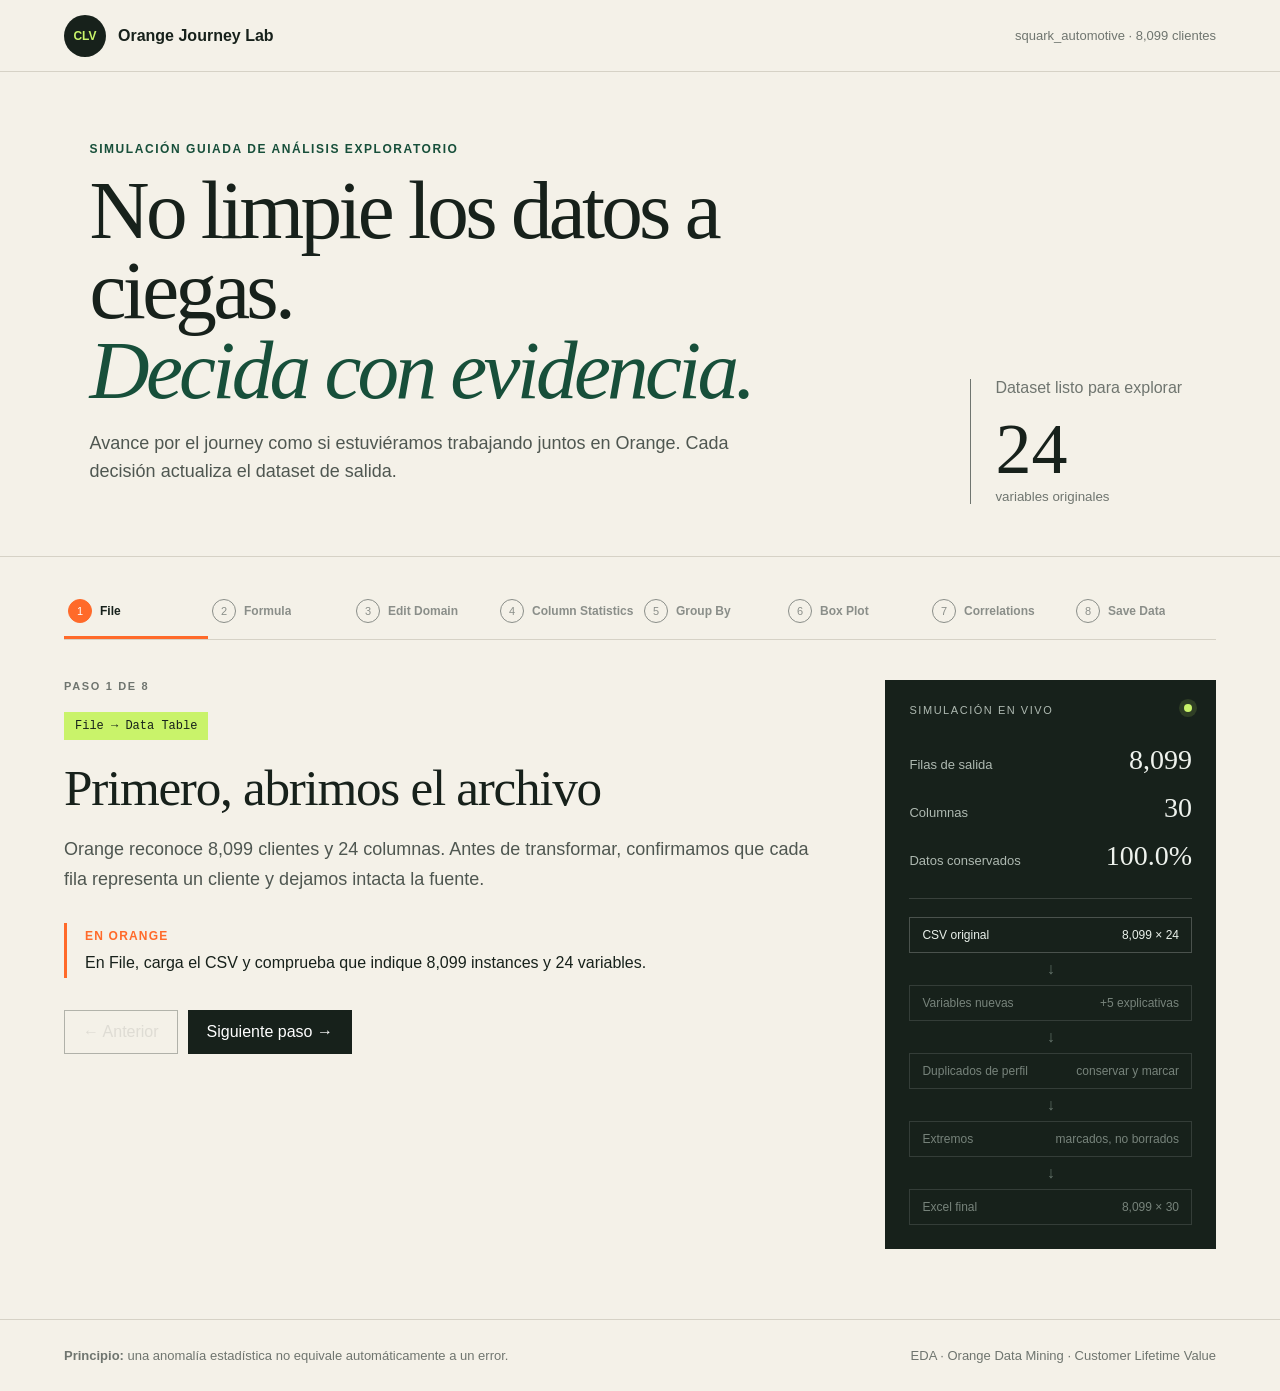
<file: index.html>
<!doctype html>
<html lang="es">
<head>
  <meta charset="utf-8">
  <meta name="viewport" content="width=device-width,initial-scale=1">
  <meta name="description" content="Simulación guiada del análisis exploratorio de CLV en Orange Data Mining">
  <title>Orange Journey Lab · CLV</title>
  <style>
    :root{--ink:#17211b;--paper:#f4f1e8;--lime:#c9f36a;--orange:#ff6a2a;--forest:#174f3a;--line:#d6d2c6;--muted:#6f756f}*{box-sizing:border-box}body{margin:0;background:var(--paper);color:var(--ink);font-family:Arial,sans-serif}button,input{font:inherit}button{cursor:pointer}.top{min-height:72px;display:flex;align-items:center;justify-content:space-between;padding:14px clamp(20px,5vw,76px);border-bottom:1px solid var(--line)}.brand{display:flex;align-items:center;gap:12px;font-weight:700}.mark{width:42px;height:42px;display:grid;place-items:center;background:var(--ink);color:var(--lime);border-radius:50%;font-size:12px}.data{font-size:13px;color:var(--muted)}.hero{padding:58px clamp(20px,7vw,112px) 52px;display:grid;grid-template-columns:1fr 220px;gap:50px;align-items:end;border-bottom:1px solid var(--line)}.kicker{color:var(--forest);text-transform:uppercase;letter-spacing:.13em;font-weight:700;font-size:12px}h1{max-width:850px;margin:15px 0 18px;font:400 clamp(45px,6.5vw,90px)/.96 Georgia,serif;letter-spacing:-.045em}h1 em{color:var(--forest);font-weight:400}.lede{max-width:700px;color:#4f5751;font-size:18px;line-height:1.6}.heroMetric{border-left:1px solid;padding-left:24px;display:flex;flex-direction:column;color:var(--muted)}.heroMetric strong{font:400 72px/1 Georgia,serif;color:var(--ink);margin:16px 0 4px}.journey{padding:42px clamp(20px,5vw,76px) 70px}.steps{display:grid;grid-template-columns:repeat(8,1fr);border-bottom:1px solid var(--line);margin-bottom:40px}.step{background:none;border:0;border-bottom:3px solid transparent;padding:0 4px 13px;text-align:left;color:#8a8e89;display:flex;align-items:center;gap:8px;min-width:0}.step span{width:24px;height:24px;flex:0 0 24px;border:1px solid;border-radius:50%;display:grid;place-items:center;font-size:11px}.step b{overflow:hidden;text-overflow:ellipsis;font-size:12px}.step.active{color:var(--ink);border-color:var(--orange)}.step.active span{background:var(--orange);color:#fff;border-color:var(--orange)}.step.done{color:var(--forest)}.step.done span{background:var(--lime);border-color:var(--lime)}.workspace{display:grid;grid-template-columns:minmax(0,1.65fr) minmax(280px,.72fr);gap:clamp(28px,5vw,76px);align-items:start}.lesson{animation:enter .3s ease}@keyframes enter{from{opacity:.3;transform:translateY(5px)}}.count{font-size:11px;letter-spacing:.15em;color:var(--muted);font-weight:700}.path{display:inline-block;background:var(--lime);padding:7px 11px;margin:20px 0 18px;font:12px monospace}h2{font:400 clamp(32px,4vw,54px) Georgia,serif;letter-spacing:-.025em;margin:0 0 18px}.copy{max-width:760px;font-size:18px;line-height:1.65;color:#4f5751}.action{margin:28px 0;border-left:3px solid var(--orange);padding:3px 0 3px 18px}.action b{color:var(--orange);font-size:12px;text-transform:uppercase;letter-spacing:.1em}.action p{margin:7px 0 0;line-height:1.5}.decision{border:0;padding:0;margin:27px 0}.decision legend{font-weight:700;margin-bottom:10px}.choice{display:flex;gap:12px;padding:13px;border-top:1px solid var(--line)}.choice.selected{background:#e8edda}.choice input{margin-top:4px;accent-color:var(--forest)}.choice label{display:flex;flex-direction:column;gap:3px}.choice small{color:var(--muted)}.switches{display:grid;gap:10px;margin:26px 0}.switches label{padding:14px;background:#e8edda;display:flex;gap:10px;align-items:center}.switches input{accent-color:var(--forest);width:18px;height:18px}.nav{display:flex;gap:10px;margin-top:32px}.nav button{border:1px solid var(--ink);background:transparent;padding:12px 18px}.nav .primary{background:var(--ink);color:white}.nav button:disabled{opacity:.3}.sim{background:var(--ink);color:#eef2ed;padding:24px;position:sticky;top:20px}.simhead{display:flex;justify-content:space-between;font-size:11px;letter-spacing:.14em;color:#aeb9b1;margin-bottom:20px}.live{width:8px;height:8px;background:var(--lime);border-radius:50%;box-shadow:0 0 0 5px #c9f36a22}.metric{display:flex;align-items:baseline;justify-content:space-between;padding:8px 0}.metric span{color:#aeb9b1;font-size:13px}.metric strong{font:400 28px Georgia,serif}.sim hr{border:0;border-top:1px solid #ffffff25;margin:18px 0}.pipe{display:grid;justify-items:center;gap:7px}.pipe>i{color:#65746b;font-style:normal}.node{width:100%;border:1px solid #ffffff20;padding:10px 12px;color:#77837b;display:flex;justify-content:space-between;gap:8px;font-size:12px}.node b{font-weight:400;text-align:right}.node.ready{color:#eaf1eb;border-color:#ffffff38}.node.final{color:var(--ink);background:var(--lime);border-color:var(--lime)}.warning{margin:18px 0 0;color:#ffb395;font-size:12px;line-height:1.5}.chart{margin:28px 0;max-width:620px}.chartTitle{display:flex;justify-content:space-between;margin-bottom:14px}.chartTitle span{color:var(--muted);font-size:12px}.bar{display:grid;grid-template-columns:58px 1fr 48px;gap:10px;align-items:center;padding:8px 0;font-size:13px}.track{height:14px;background:#dedbd1}.track i{display:block;height:100%;background:var(--forest)}.bar b{text-align:right}footer{border-top:1px solid var(--line);padding:28px clamp(20px,5vw,76px);display:flex;justify-content:space-between;gap:20px;color:var(--muted);font-size:13px}footer p{margin:0}@media(max-width:900px){.hero{grid-template-columns:1fr}.heroMetric{display:none}.step b{display:none}.workspace{grid-template-columns:1fr}.sim{position:static}}@media(max-width:560px){.data{display:none}.hero{padding-top:40px}.steps{overflow-x:auto;grid-template-columns:repeat(8,52px)}.copy{font-size:16px}.nav{flex-direction:column-reverse}.nav button{width:100%}footer{flex-direction:column}}@media(prefers-reduced-motion:reduce){*{animation:none!important}}
    .duplicateFacts{display:grid;grid-template-columns:repeat(3,1fr);gap:1px;background:var(--line);margin:26px 0}.duplicateFacts span{background:var(--paper);padding:14px 10px;display:flex;flex-direction:column;gap:4px}.duplicateFacts b{font:400 28px Georgia,serif}.duplicateFacts small{color:var(--muted)}
  </style>
</head>
<body>
  <header class="top"><div class="brand"><span class="mark">CLV</span>Orange Journey Lab</div><span class="data">squark_automotive · 8,099 clientes</span></header>
  <section class="hero"><div><p class="kicker">Simulación guiada de análisis exploratorio</p><h1>No limpie los datos a ciegas.<br><em>Decida con evidencia.</em></h1><p class="lede">Avance por el journey como si estuviéramos trabajando juntos en Orange. Cada decisión actualiza el dataset de salida.</p></div><div class="heroMetric"><span>Dataset listo para explorar</span><strong>24</strong><small>variables originales</small></div></section>
  <main class="journey"><nav class="steps" id="steps" aria-label="Etapas del análisis"></nav><div class="workspace"><article class="lesson" id="lesson"></article><aside class="sim" id="sim" aria-live="polite"></aside></div></main>
  <footer><p><b>Principio:</b> una anomalía estadística no equivale automáticamente a un error.</p><span>EDA · Orange Data Mining · Customer Lifetime Value</span></footer>
  <script>
    const stages=[
      ['File → Data Table','Primero, abrimos el archivo','Orange reconoce 8,099 clientes y 24 columnas. Antes de transformar, confirmamos que cada fila representa un cliente y dejamos intacta la fuente.','En File, carga el CSV y comprueba que indique 8,099 instances y 24 variables.'],
      ['Formula → Discretize','Creamos variables que cuentan mejor la historia','Antes de evaluar calidad y relaciones, añadimos variables derivadas sin alterar las originales. La prima anual, la relación reclamo/prima, la antigüedad y los indicadores de queja e ingreso facilitan el análisis posterior.','Crea Annual Premium, Claim Premium Ratio, Policy Tenure Years, Has Complaint y Has Income. Conserva también las columnas originales.'],
      ['Edit Domain → Select Columns','Le damos un papel a cada variable','Customer es un identificador, no una explicación. Customer Lifetime Value es el resultado que queremos entender; las demás columnas serán posibles explicaciones.','Mueve Customer a Meta y Customer Lifetime Value a Target. Si File o CSV File Import ofrece Datetime, úsalo para Effective To Date; si no aparece, mantenla como Text o Categorical.'],
      ['Column Statistics → Impute','Buscamos huecos antes de rellenarlos','El archivo no contiene valores perdidos. La mejor transformación aquí es no transformar: imputar inventaría información que no hace falta.','Abre Column Statistics, registra 0 faltantes y deja Impute en Don’t Impute.'],
      ['Group By → Select Rows → Unique','Detectamos perfiles repetidos, no solo IDs repetidos','Customer es único en las 8,099 filas, pero al excluirlo aparecen 114 perfiles idénticos que reúnen 242 registros. Son 128 filas adicionales con diferente Customer ID; deben marcarse como posibles duplicados, no eliminarse sin validación externa.','En Group By agrupa por las 23 columnas excepto Customer, calcula Count de Customer y en Select Rows filtra Count > 1. Usa Unique sin Customer solo para medir el efecto de conservar un perfil.'],
      ['Box Plot → Outliers','Ahora llega la decisión importante','La regla IQR señala 1,137 clientes en al menos una de tres variables monetarias. Pero un cliente de CLV alto puede ser valioso, no defectuoso. Simule las alternativas y observe el costo.','Revisa CLV, prima y reclamos en Box Plot. Usa Outliers como señal de revisión, no como botón de borrado.'],
      ['Correlations → Scatter Plot → Mosaic','Hacemos preguntas con imágenes','La prima mensual es la relación lineal más clara con CLV (r = 0.397). En respuesta comercial, Offer2 alcanza 23.9%, mientras Offer4 registra 0%.','Explora CLV vs prima en Scatter Plot y Response vs Renew Offer Type en Mosaic Display.'],
      ['Save Data','Cerramos con un archivo reproducible','El resultado conserva los datos válidos, añade variables explicativas y deja documentadas las decisiones. Ya puede alimentar la siguiente fase del proyecto.','Guarda como automotive_CLV_transformado.xlsx y copia la hoja al libro del primer trabajo.']
    ];
    let step=0,duplicates='keep',outliers='keep',features=true,bands=false;
    const choices=[['keep','Mantener y etiquetar','Conserva clientes valiosos; opción recomendada.'],['cap','Limitar extremos','Mantiene filas, pero reduce los máximos.'],['remove','Eliminar filas','Pierde 14.0% del conjunto de datos.']];
    function render(){
      document.querySelector('#steps').innerHTML=stages.map((s,i)=>`<button class="step ${i===step?'active':i<step?'done':''}" onclick="go(${i})" ${i===step?'aria-current="step"':''}><span>${i<step?'✓':i+1}</span><b>${s[0].split(' → ')[0]}</b></button>`).join('');
      const s=stages[step];let extra='';
      if(step===4)extra=`<div class="duplicateFacts"><span><b>114</b><small>grupos repetidos</small></span><span><b>242</b><small>filas involucradas</small></span><span><b>128</b><small>filas adicionales</small></span></div><fieldset class="decision"><legend>Elija la regla para cada perfil repetido</legend>${[['keep','Conservar todos','Mantiene 8,099 filas y marca los grupos para validación.'],['first','Conservar First','Unique conserva la primera fila observada de cada perfil.'],['last','Conservar Last','Unique conserva la última fila observada de cada perfil.'],['concat','Concatenar Customer','Group By conserva una fila y reúne todos los IDs en Customer.']].map(c=>`<div class="choice ${duplicates===c[0]?'selected':''}"><input id="dup-${c[0]}" type="radio" name="dup" ${duplicates===c[0]?'checked':''} onchange="setDup('${c[0]}')"><label for="dup-${c[0]}"><b>${c[1]}</b><small>${c[2]}</small></label></div>`).join('')}</fieldset>`;
      if(step===5)extra=`<fieldset class="decision"><legend>¿Qué hacemos con los 1,137 candidatos?</legend>${choices.map(c=>`<div class="choice ${outliers===c[0]?'selected':''}"><input id="${c[0]}" type="radio" name="out" ${outliers===c[0]?'checked':''} onchange="setOut('${c[0]}')"><label for="${c[0]}"><b>${c[1]}</b><small>${c[2]}</small></label></div>`).join('')}</fieldset>`;
      if(step===1)extra=`<div class="switches"><label><input type="checkbox" ${features?'checked':''} onchange="features=this.checked;render()">Crear 5 variables explicativas</label><label><input type="checkbox" ${bands?'checked':''} onchange="bands=this.checked;render()">Añadir 3 rangos para visualización</label></div>`;
      if(step===6)extra=`<div class="chart"><div class="chartTitle"><b>Respuesta por oferta</b><span>% Yes</span></div>${[['Offer1',15.8],['Offer2',23.9],['Offer3',2.3],['Offer4',0]].map(d=>`<div class="bar"><span>${d[0]}</span><div class="track"><i style="width:${d[1]/25*100}%"></i></div><b>${d[1].toFixed(1)}%</b></div>`).join('')}</div>`;
      document.querySelector('#lesson').innerHTML=`<div class="count">PASO ${step+1} DE ${stages.length}</div><p class="path">${s[0]}</p><h2>${s[1]}</h2><p class="copy">${s[2]}</p><div class="action"><b>En Orange</b><p>${s[3]}</p></div>${extra}<div class="nav"><button onclick="go(step-1)" ${step===0?'disabled':''}>← Anterior</button><button class="primary" onclick="go(step+1)" ${step===7?'disabled':''}>Siguiente paso →</button></div>`;
      const rows=outliers==='remove'?(duplicates==='keep'?6962:6852):(duplicates==='keep'?8099:7971),cols=24+(features?5:0)+(bands?3:0)+(outliers==='keep'?1:0),pct=(rows/8099*100).toFixed(1);
      const dupLabel=duplicates==='keep'?'conservar y marcar':duplicates==='first'?'First · 7,971 perfiles':duplicates==='last'?'Last · 7,971 perfiles':'IDs concatenados · 7,971 perfiles';
      document.querySelector('#sim').innerHTML=`<div class="simhead"><span>SIMULACIÓN EN VIVO</span><i class="live"></i></div><div class="metric"><span>Filas de salida</span><strong>${rows.toLocaleString('es-PE')}</strong></div><div class="metric"><span>Columnas</span><strong>${cols}</strong></div><div class="metric"><span>Datos conservados</span><strong>${pct}%</strong></div><hr><div class="pipe"><span class="node ready">CSV original <b>8,099 × 24</b></span><i>↓</i><span class="node ${step>=1?'ready':''}">Variables nuevas <b>${features?'+5 explicativas':'sin cambios'}</b></span><i>↓</i><span class="node ${step>=4?'ready':''}">Duplicados de perfil <b>${dupLabel}</b></span><i>↓</i><span class="node ${step>=5?'ready':''}">Extremos <b>${outliers==='remove'?'1,137 señalados':outliers==='cap'?'límites aplicados':'marcados, no borrados'}</b></span><i>↓</i><span class="node ${step===7?'final':''}">Excel final <b>${rows.toLocaleString('es-PE')} × ${cols}</b></span></div>${outliers==='remove'?'<p class="warning">Atención: eliminar por IQR descarta clientes potencialmente valiosos y puede sesgar el CLV.</p>':''}`;
    }
    function go(n){step=Math.max(0,Math.min(7,n));render();scrollTo({top:document.querySelector('.journey').offsetTop-10,behavior:'smooth'})}function setDup(v){duplicates=v;render()}function setOut(v){outliers=v;render()}render();
  </script>
</body>
</html>
</file>
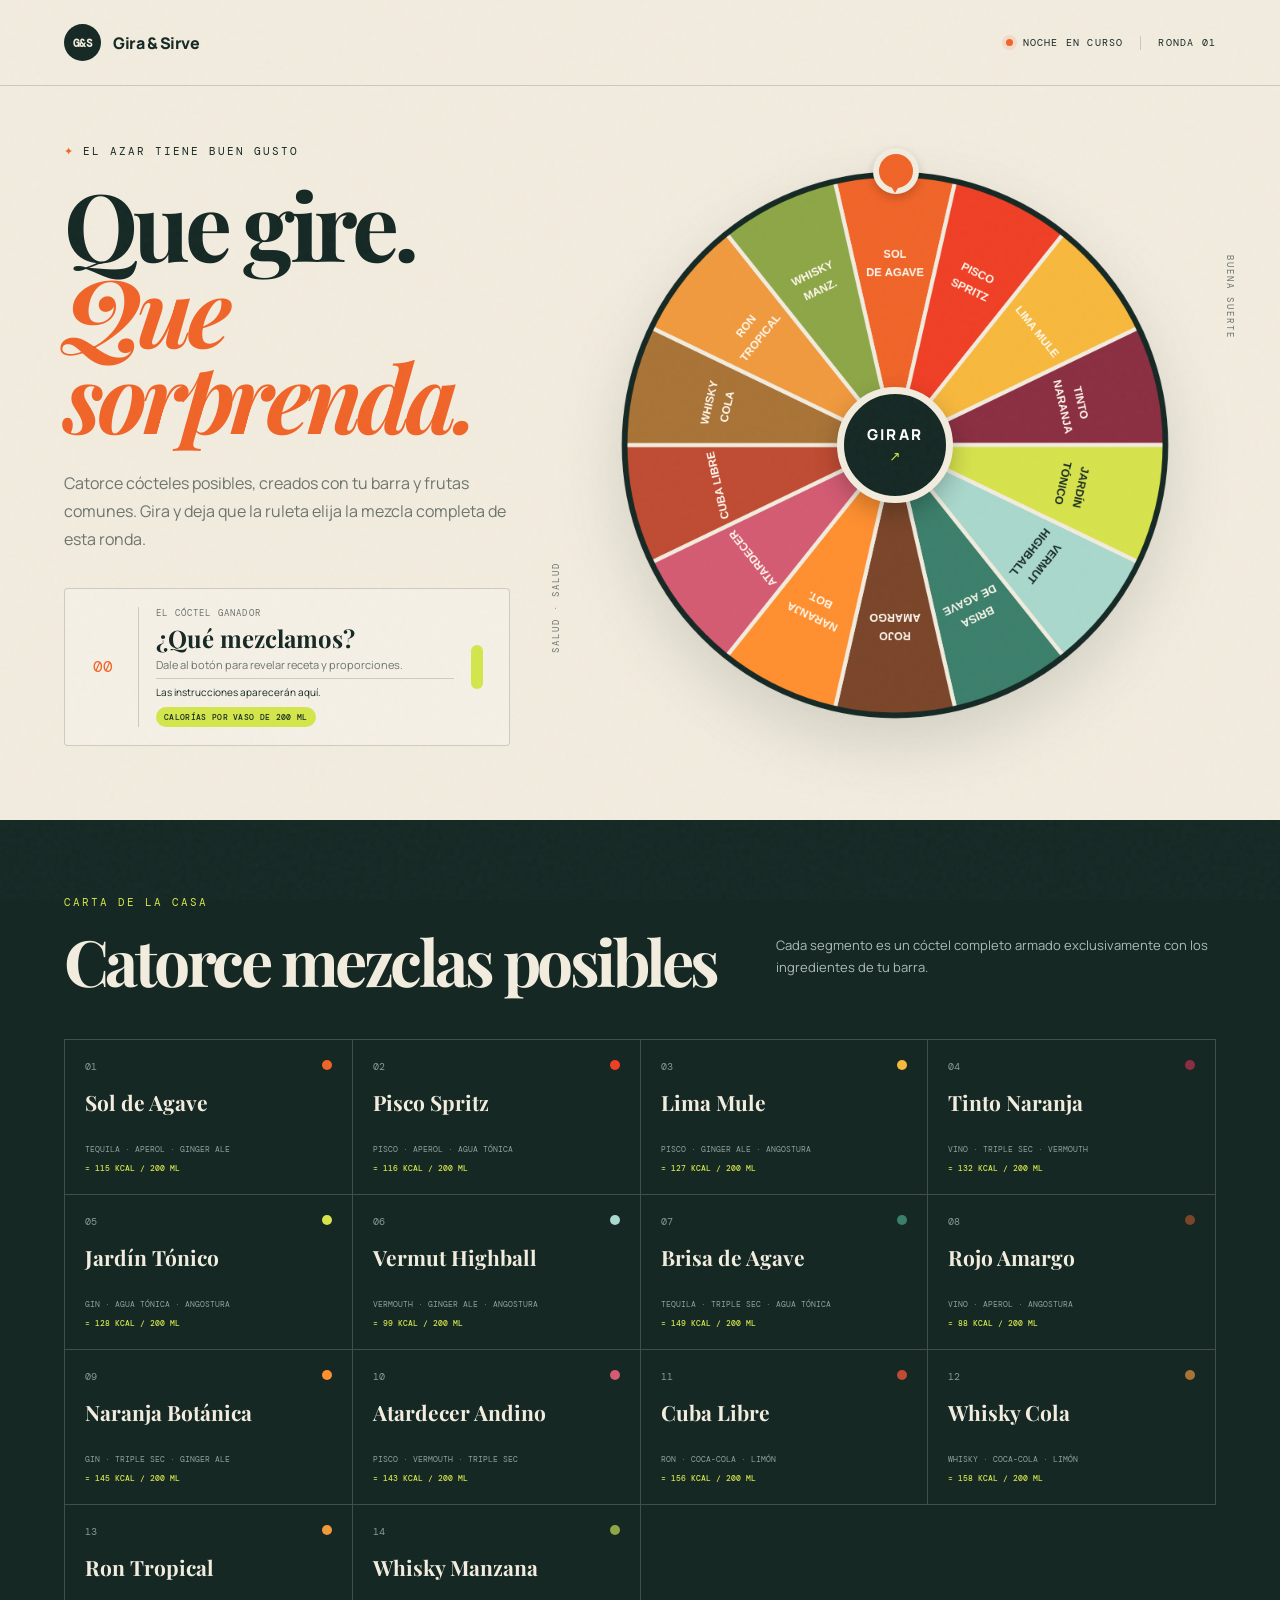
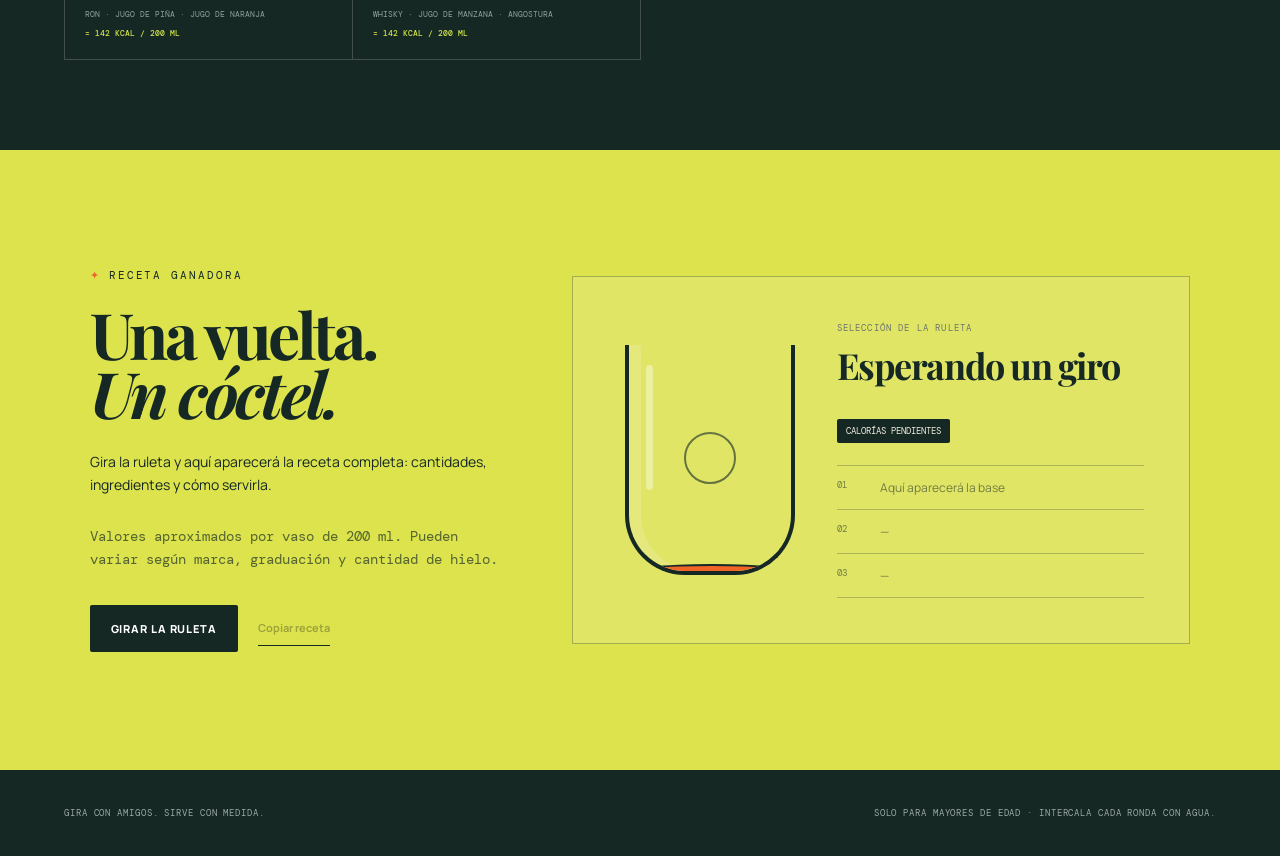
<file: ruleta-tragos/index.html>
<!doctype html>
<html lang="es">
<head>
  <meta charset="UTF-8">
  <meta name="viewport" content="width=device-width, initial-scale=1.0">
  <meta name="theme-color" content="#f4efe4">
  <meta name="description" content="Gira la ruleta y deja que el azar prepare la siguiente mezcla.">
  <title>Gira & Sirve — Ruleta de tragos</title>
  <link rel="preconnect" href="https://fonts.googleapis.com">
  <link rel="preconnect" href="https://fonts.gstatic.com" crossorigin>
  <link href="https://fonts.googleapis.com/css2?family=DM+Mono:wght@400;500&family=Manrope:wght@400;500;600;700;800&family=Playfair+Display:ital,wght@0,700;1,700&display=swap" rel="stylesheet">
  <link rel="stylesheet" href="styles.css?v=5">
</head>
<body>
  <div class="grain" aria-hidden="true"></div>
  <header class="site-header">
    <a class="brand" href="#" aria-label="Gira y Sirve, inicio">
      <span class="brand-mark">G&S</span>
      <span>Gira &amp; Sirve</span>
    </a>
    <div class="header-meta">
      <span class="status-dot" aria-hidden="true"></span>
      <span>Noche en curso</span>
      <span class="header-separator"></span>
      <span id="roundCounter">Ronda 01</span>
    </div>
  </header>

  <main>
    <section class="hero" aria-labelledby="pageTitle">
      <div class="intro">
        <p class="eyebrow"><span>✦</span> El azar tiene buen gusto</p>
        <h1 id="pageTitle">Que gire.<br><em>Que sorprenda.</em></h1>
        <p class="intro-copy">Catorce cócteles posibles, creados con tu barra y frutas comunes. Gira y deja que la ruleta elija la mezcla completa de esta ronda.</p>

        <div class="result-card" id="resultCard" aria-live="polite">
          <div class="result-number" id="resultNumber">00</div>
          <div>
            <span class="result-label">El cóctel ganador</span>
            <strong id="resultName">¿Qué mezclamos?</strong>
            <p id="resultNote">Dale al botón para revelar receta y proporciones.</p>
            <p class="result-method" id="resultMethod">Las instrucciones aparecerán aquí.</p>
            <span class="calorie-pill" id="resultCalories">Calorías por vaso de 200 ml</span>
          </div>
          <span class="result-swatch" id="resultSwatch" aria-hidden="true"></span>
        </div>
      </div>

      <div class="wheel-stage">
        <div class="orbit-label orbit-label--top">BUENA SUERTE</div>
        <div class="orbit-label orbit-label--bottom">SALUD · SALUD</div>
        <div class="pointer" aria-hidden="true"><span></span></div>
        <div class="wheel-wrap">
          <canvas id="wheel" width="720" height="720" aria-label="Ruleta con catorce cócteles"></canvas>
          <button class="spin-button" id="spinButton" type="button" aria-label="Girar la ruleta">
            <span>GIRAR</span>
            <small>↗</small>
          </button>
        </div>
      </div>
    </section>

    <section class="bar-panel" aria-labelledby="barTitle">
      <div class="panel-heading">
        <div>
          <p class="eyebrow eyebrow--dark">Carta de la casa</p>
          <h2 id="barTitle">Catorce mezclas posibles</h2>
        </div>
        <p>Cada segmento es un cóctel completo armado exclusivamente con los ingredientes de tu barra.</p>
      </div>
      <ol class="ingredient-grid" id="ingredientGrid"></ol>
    </section>

    <section class="mix-section" id="recipeSection" aria-labelledby="mixTitle">
      <div class="mix-copy">
        <p class="eyebrow"><span>✦</span> Receta ganadora</p>
        <h2 id="mixTitle">Una vuelta.<br><em>Un cóctel.</em></h2>
        <p id="recipeDescription">Gira la ruleta y aquí aparecerá la receta completa: cantidades, ingredientes y cómo servirla.</p>
        <p class="calorie-disclaimer">Valores aproximados por vaso de 200 ml. Pueden variar según marca, graduación y cantidad de hielo.</p>
        <div class="mix-actions">
          <button class="secondary-button" id="spinAgainButton" type="button">Girar la ruleta</button>
          <button class="text-button" id="copyButton" type="button" disabled>Copiar receta</button>
        </div>
      </div>

      <div class="glass-card">
        <div class="glass" aria-hidden="true">
          <div class="glass-liquid" id="glassLiquid"></div>
          <div class="glass-shine"></div>
        </div>
        <div class="recipe">
          <span class="recipe-kicker">Selección de la ruleta</span>
          <h3 id="recipeName">Esperando un giro</h3>
          <span class="recipe-calories" id="recipeCalories">Calorías pendientes</span>
          <ul id="recipeList">
            <li class="empty-slot"><span>01</span> Aquí aparecerá la base</li>
            <li class="empty-slot"><span>02</span> —</li>
            <li class="empty-slot"><span>03</span> —</li>
          </ul>
        </div>
      </div>
    </section>
  </main>

  <footer>
    <p>Gira con amigos. Sirve con medida.</p>
    <p>Solo para mayores de edad · Intercala cada ronda con agua.</p>
  </footer>

  <div class="toast" id="toast" role="status" aria-live="polite">Receta lista</div>
  <script src="app.js?v=5"></script>
</body>
</html>
</file>
<file: ruleta-tragos/styles.css>
:root {
  --cream: #f2ecdf;
  --ink: #152824;
  --muted: #6c746d;
  --orange: #f06428;
  --acid: #d4e64b;
  --line: rgba(21, 40, 36, .18);
}

* { box-sizing: border-box; }

html { scroll-behavior: smooth; }

body {
  margin: 0;
  color: var(--ink);
  background: var(--cream);
  font-family: "Manrope", system-ui, sans-serif;
  min-width: 320px;
}

button, a { -webkit-tap-highlight-color: transparent; }
button { font: inherit; }

.grain {
  position: fixed;
  inset: 0;
  pointer-events: none;
  opacity: .12;
  z-index: 20;
  background-image: url("data:image/svg+xml,%3Csvg viewBox='0 0 180 180' xmlns='http://www.w3.org/2000/svg'%3E%3Cfilter id='n'%3E%3CfeTurbulence type='fractalNoise' baseFrequency='.9' numOctaves='3' stitchTiles='stitch'/%3E%3C/filter%3E%3Crect width='100%25' height='100%25' filter='url(%23n)' opacity='.25'/%3E%3C/svg%3E");
}

.site-header {
  height: 86px;
  display: flex;
  align-items: center;
  justify-content: space-between;
  padding: 0 clamp(24px, 5vw, 78px);
  border-bottom: 1px solid var(--line);
  position: relative;
  z-index: 5;
}

.brand { color: inherit; text-decoration: none; display: flex; align-items: center; gap: 12px; font-weight: 800; letter-spacing: -.03em; }
.brand-mark { display: grid; place-items: center; width: 37px; height: 37px; color: var(--cream); background: var(--ink); border-radius: 50%; font-family: "DM Mono", monospace; font-size: 11px; }
.header-meta { display: flex; align-items: center; gap: 10px; font-family: "DM Mono", monospace; text-transform: uppercase; font-size: 10px; letter-spacing: .12em; }
.status-dot { width: 7px; height: 7px; background: var(--orange); border-radius: 50%; box-shadow: 0 0 0 4px rgba(240, 100, 40, .12); }
.header-separator { width: 1px; height: 14px; margin: 0 7px; background: var(--line); }

.hero {
  min-height: 730px;
  display: grid;
  grid-template-columns: minmax(300px, .82fr) minmax(520px, 1.18fr);
  align-items: center;
  gap: clamp(30px, 5vw, 90px);
  padding: 58px clamp(24px, 5vw, 78px) 74px;
  overflow: hidden;
}

.intro { position: relative; z-index: 2; }
.eyebrow { display: flex; align-items: center; gap: 8px; margin: 0 0 23px; font-family: "DM Mono", monospace; font-size: 11px; letter-spacing: .18em; text-transform: uppercase; }
.eyebrow span { color: var(--orange); }
h1, h2 { margin: 0; font-family: "Playfair Display", Georgia, serif; font-weight: 700; letter-spacing: -.055em; line-height: .92; }
h1 { font-size: clamp(64px, 7.3vw, 112px); }
h1 em, h2 em { color: var(--orange); font-weight: 700; }
.intro-copy { max-width: 470px; margin: 30px 0 35px; color: var(--muted); font-size: 16px; line-height: 1.75; }

.result-card {
  min-height: 118px;
  display: grid;
  grid-template-columns: 54px 1fr 18px;
  align-items: center;
  gap: 17px;
  max-width: 470px;
  padding: 18px 20px;
  border: 1px solid var(--line);
  border-radius: 4px;
  background: rgba(255,255,255,.24);
  transition: transform .25s ease, background .25s ease;
}
.result-card.is-new { transform: translateY(-4px); background: rgba(255,255,255,.55); }
.result-number { align-self: stretch; display: grid; place-items: center; border-right: 1px solid var(--line); padding-right: 17px; font-family: "DM Mono", monospace; font-size: 16px; color: var(--orange); }
.result-label, .recipe-kicker { display: block; margin-bottom: 3px; font-family: "DM Mono", monospace; text-transform: uppercase; letter-spacing: .13em; font-size: 9px; color: var(--muted); }
.result-card strong { display: block; font-family: "Playfair Display", serif; font-size: 24px; }
.result-card p { margin: 3px 0 0; color: var(--muted); font-size: 11px; }
.result-card .result-method { margin-top: 6px; padding-top: 6px; border-top: 1px solid var(--line); color: var(--ink); font-size: 10px; line-height: 1.4; }
.calorie-pill { display: inline-flex; margin-top: 8px; padding: 5px 8px; color: var(--ink); background: var(--acid); border-radius: 20px; font-family: "DM Mono", monospace; font-size: 8px; font-weight: 500; letter-spacing: .04em; text-transform: uppercase; }
.result-swatch { width: 12px; height: 44px; background: var(--acid); border-radius: 10px; }

.wheel-stage { position: relative; display: grid; place-items: center; min-width: 0; }
.wheel-wrap { width: min(45vw, 610px); aspect-ratio: 1; position: relative; filter: drop-shadow(0 25px 32px rgba(21,40,36,.14)); }
#wheel { width: 100%; height: 100%; display: block; transform: rotate(0deg); }
.spin-button {
  position: absolute;
  inset: 50% auto auto 50%;
  translate: -50% -50%;
  width: 116px;
  aspect-ratio: 1;
  display: grid;
  place-items: center;
  align-content: center;
  color: white;
  border: 7px solid var(--cream);
  border-radius: 50%;
  background: var(--ink);
  cursor: pointer;
  box-shadow: 0 9px 25px rgba(0,0,0,.24);
  transition: transform .2s ease, background .2s ease;
}
.spin-button:hover { transform: scale(1.06); background: var(--orange); }
.spin-button:active { transform: scale(.97); }
.spin-button:disabled { cursor: wait; opacity: .86; }
.spin-button span { font-size: 15px; font-weight: 800; letter-spacing: .14em; }
.spin-button small { margin-top: 2px; color: var(--acid); }
.pointer { position: absolute; z-index: 3; top: -9px; left: 50%; translate: -50% 0; width: 44px; height: 55px; display: grid; place-items: start center; }
.pointer::before { content: ""; width: 34px; height: 34px; background: var(--orange); border: 6px solid var(--cream); border-radius: 50%; box-shadow: 0 4px 10px rgba(0,0,0,.18); }
.pointer span { position: absolute; top: 25px; border: 12px solid transparent; border-top: 20px solid var(--orange); }
.orbit-label { position: absolute; font-family: "DM Mono", monospace; letter-spacing: .22em; font-size: 9px; color: var(--muted); writing-mode: vertical-rl; }
.orbit-label--top { right: -20px; top: 17%; }
.orbit-label--bottom { left: -24px; bottom: 14%; rotate: 180deg; }

.bar-panel { padding: 75px clamp(24px, 5vw, 78px) 90px; color: var(--cream); background: var(--ink); }
.panel-heading { display: flex; align-items: end; justify-content: space-between; gap: 40px; margin-bottom: 48px; }
.panel-heading h2, .mix-copy h2 { font-size: clamp(46px, 5vw, 72px); }
.panel-heading > p { max-width: 440px; color: #aebbb6; font-size: 13px; line-height: 1.7; }
.eyebrow--dark { color: var(--acid); }
.ingredient-grid { margin: 0; padding: 0; list-style: none; display: grid; grid-template-columns: repeat(4, 1fr); border-top: 1px solid rgba(242,236,223,.2); border-left: 1px solid rgba(242,236,223,.2); }
.ingredient-grid li { min-height: 155px; padding: 20px; border-right: 1px solid rgba(242,236,223,.2); border-bottom: 1px solid rgba(242,236,223,.2); position: relative; display: flex; flex-direction: column; justify-content: space-between; transition: background .2s ease; }
.ingredient-grid li:hover { background: rgba(255,255,255,.05); }
.ingredient-index { font-family: "DM Mono", monospace; font-size: 10px; color: #8b9a94; }
.ingredient-name { font-family: "Playfair Display", serif; font-size: 21px; line-height: 1; }
.ingredient-grid li small { margin-top: 10px; color: #91a09a; font-family: "DM Mono", monospace; font-size: 8px; line-height: 1.5; text-transform: uppercase; }
.ingredient-grid li small b { display: block; margin-top: 7px; color: var(--acid); font-weight: 500; }
.ingredient-dot { position: absolute; top: 20px; right: 20px; width: 10px; height: 10px; border-radius: 50%; }

.mix-section { display: grid; grid-template-columns: .8fr 1.2fr; align-items: center; gap: 70px; padding: 100px clamp(24px, 7vw, 110px); min-height: 620px; background: #dce34c; }
.mix-copy > p:not(.eyebrow) { max-width: 480px; min-height: 48px; margin: 27px 0; line-height: 1.7; font-size: 14px; }
.mix-copy .calorie-disclaimer { min-height: 0; margin-top: -15px; color: rgba(21,40,36,.68); font-family: "DM Mono", monospace; font-size: 9px; line-height: 1.5; }
.mix-copy h2 em { color: var(--ink); }
.mix-actions { display: flex; align-items: center; gap: 20px; margin-top: 32px; }
.secondary-button { border: 0; border-radius: 2px; padding: 16px 21px; color: white; background: var(--ink); font-size: 11px; font-weight: 800; letter-spacing: .08em; text-transform: uppercase; cursor: pointer; }
.secondary-button:disabled { opacity: .45; cursor: not-allowed; }
.text-button { padding: 10px 0; border: 0; border-bottom: 1px solid var(--ink); background: transparent; font-size: 11px; font-weight: 700; cursor: pointer; }

.glass-card { min-height: 360px; display: grid; grid-template-columns: .75fr 1.25fr; align-items: center; gap: 34px; padding: 45px; border: 1px solid rgba(21,40,36,.3); background: rgba(242,236,223,.18); }
.glass { width: 170px; height: 230px; margin: auto; position: relative; overflow: hidden; border: 4px solid var(--ink); border-top: 0; border-radius: 0 0 60px 60px; box-shadow: inset 12px 0 rgba(255,255,255,.15); }
.glass::before { content: ""; position: absolute; z-index: 3; left: 50%; top: 50%; width: 48px; height: 48px; translate: -50% -50%; border: 2px solid var(--ink); border-radius: 50%; opacity: .6; }
.glass-liquid { position: absolute; inset: 100% 0 0; background: var(--orange); transition: inset .7s cubic-bezier(.2,.8,.2,1), background .4s ease; }
.glass-liquid::before { content: ""; position: absolute; top: -7px; left: -3%; width: 106%; height: 14px; border: 2px solid var(--ink); border-radius: 50%; background: inherit; }
.glass-shine { position: absolute; z-index: 4; top: 20px; left: 17px; width: 7px; height: 125px; border-radius: 10px; background: rgba(255,255,255,.36); }
.recipe h3 { margin: 7px 0 28px; font-family: "Playfair Display", serif; font-size: 36px; letter-spacing: -.04em; }
.recipe-calories { display: inline-block; margin: -18px 0 22px; padding: 6px 9px; color: var(--cream); background: var(--ink); border-radius: 2px; font-family: "DM Mono", monospace; font-size: 9px; text-transform: uppercase; }
.recipe ul { margin: 0; padding: 0; list-style: none; border-top: 1px solid rgba(21,40,36,.25); }
.recipe li { display: grid; grid-template-columns: 35px 1fr auto; gap: 8px; padding: 13px 0; border-bottom: 1px solid rgba(21,40,36,.25); font-size: 12px; }
.recipe li span { font-family: "DM Mono", monospace; font-size: 9px; }
.recipe li small { font-family: "DM Mono", monospace; font-size: 9px; text-transform: uppercase; }
.recipe .empty-slot { color: rgba(21,40,36,.55); }

footer { display: flex; justify-content: space-between; gap: 20px; padding: 28px clamp(24px, 5vw, 78px); color: #9caaa5; background: var(--ink); font-family: "DM Mono", monospace; font-size: 9px; text-transform: uppercase; letter-spacing: .1em; }
.toast { position: fixed; z-index: 30; left: 50%; bottom: 25px; translate: -50% 100px; padding: 12px 18px; color: white; background: var(--ink); border-radius: 3px; font-size: 11px; opacity: 0; transition: .3s ease; }
.toast.show { translate: -50% 0; opacity: 1; }

@media (max-width: 980px) {
  .hero { grid-template-columns: 1fr; padding-top: 70px; }
  .intro { text-align: center; }
  .eyebrow { justify-content: center; }
  .intro-copy, .result-card { margin-left: auto; margin-right: auto; }
  .wheel-wrap { width: min(82vw, 610px); }
  .wheel-stage { margin-top: 20px; }
  .ingredient-grid { grid-template-columns: repeat(2, 1fr); }
  .panel-heading { align-items: start; flex-direction: column; }
  .mix-section { grid-template-columns: 1fr; }
}

@media (max-width: 600px) {
  .site-header { height: 70px; }
  .header-meta span:not(.status-dot):not(#roundCounter) { display: none; }
  .hero { padding-top: 48px; }
  h1 { font-size: clamp(54px, 18vw, 78px); }
  .wheel-wrap { width: 94vw; }
  .spin-button { width: 90px; border-width: 5px; }
  .pointer { top: -12px; }
  .orbit-label { display: none; }
  .ingredient-grid { grid-template-columns: 1fr 1fr; }
  .ingredient-grid li { min-height: 125px; }
  .panel-heading h2, .mix-copy h2 { font-size: 48px; }
  .mix-section { padding-top: 74px; padding-bottom: 74px; }
  .glass-card { grid-template-columns: 1fr; padding: 35px 24px; }
  .glass { width: 140px; height: 185px; }
  footer { flex-direction: column; }
}

@media (prefers-reduced-motion: reduce) {
  html { scroll-behavior: auto !important; }
  body *:not(#wheel), body *::before, body *::after { transition-duration: .01ms !important; }
  #wheel { transition-duration: .7s !important; }
}
</file>
